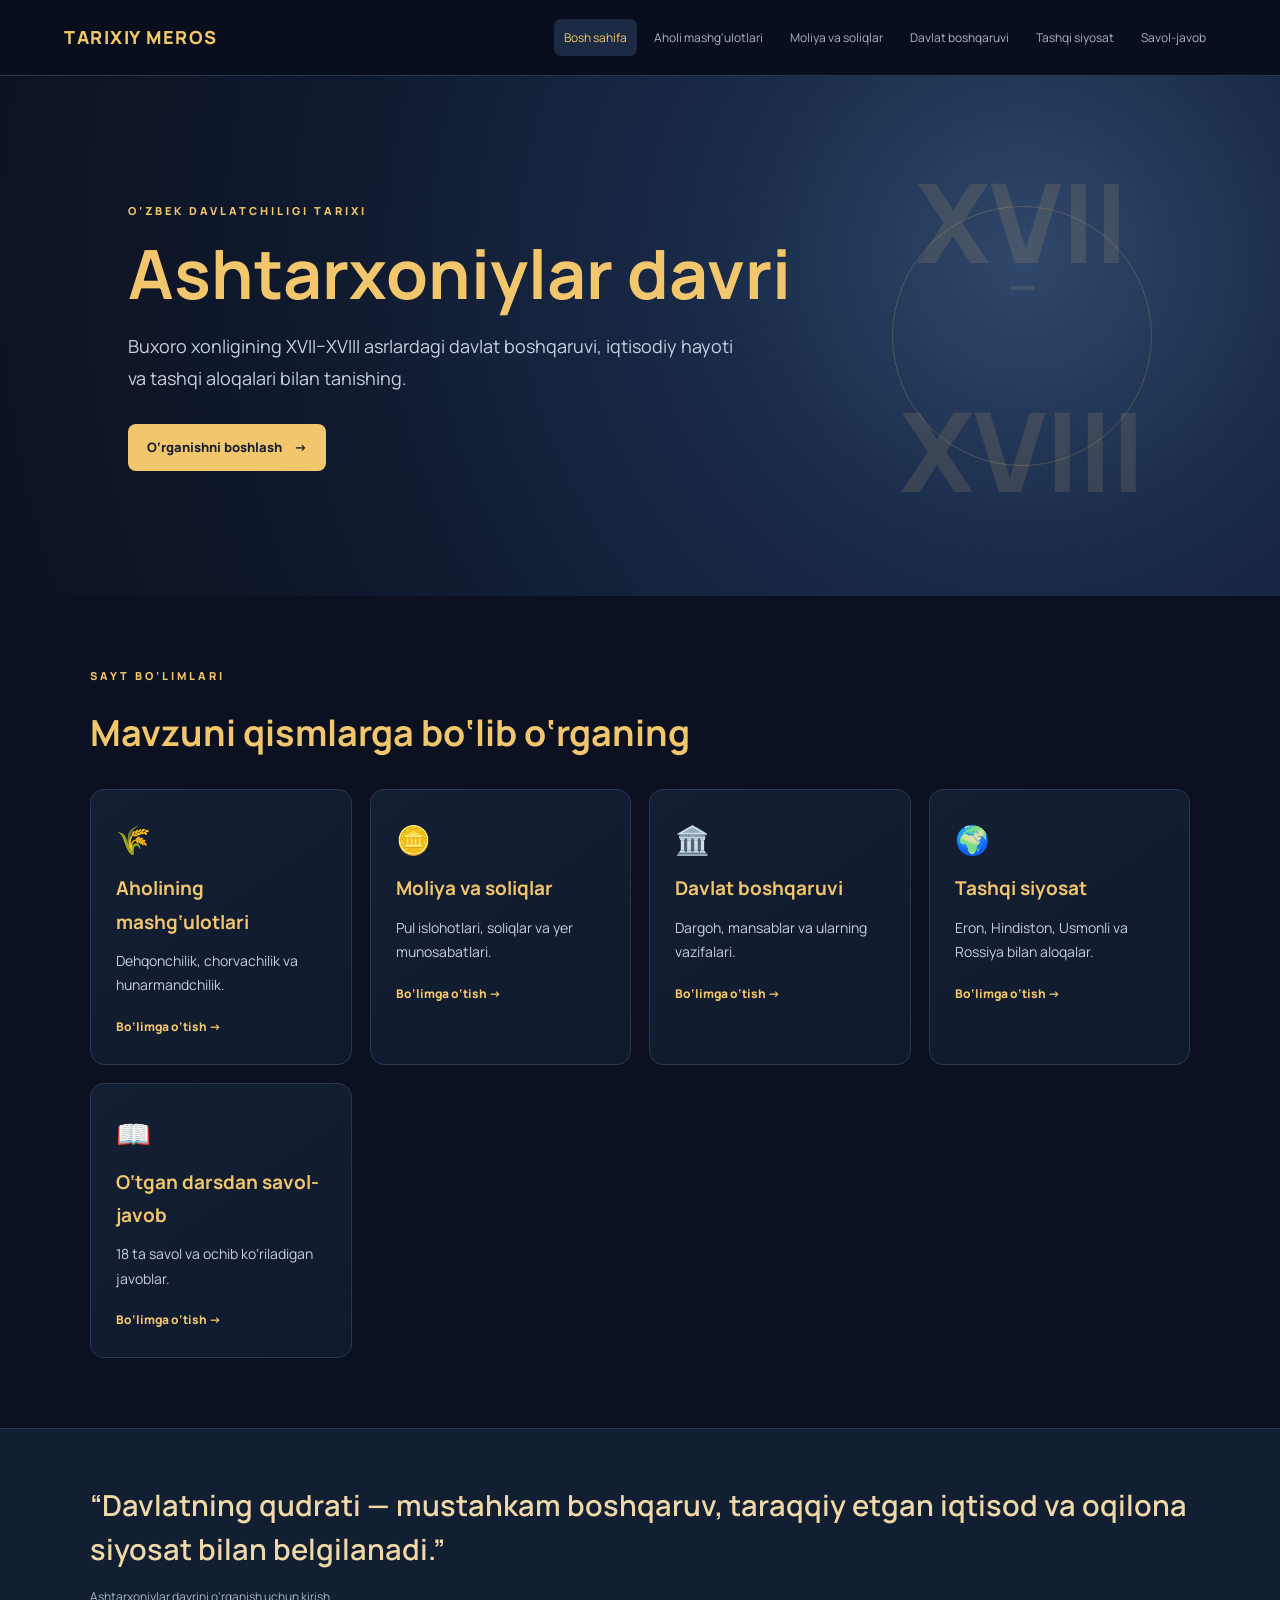
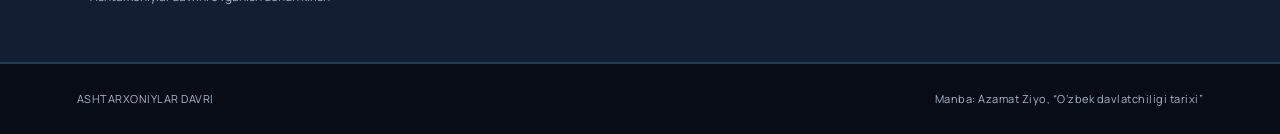
<file: index.html>
<!DOCTYPE html>
<html lang="uz">
<head>
  <meta charset="UTF-8">
  <meta name="viewport" content="width=device-width, initial-scale=1.0">
  <title>Ashtarxoniylar davri | Bosh sahifa</title>
  <link rel="stylesheet" href="style.css">
  <script src="script.js" defer></script>
</head>
<body>
<header class="site-header">
  <a class="brand" href="index.html">TARIXIY MEROS</a>
  <button class="menu-toggle" aria-label="Menyuni ochish">☰</button>
  <nav class="nav">
    <a class="active" href="index.html">Bosh sahifa</a>
    <a href="mashgulotlar.html">Aholi mashg‘ulotlari</a>
    <a href="islohotlar.html">Moliya va soliqlar</a>
    <a href="boshqaruv.html">Davlat boshqaruvi</a>
    <a href="tashqi-siyosat.html">Tashqi siyosat</a>
    <a href="savol-javob.html">Savol-javob</a>
  </nav>
</header>
<main>
  <section class="hero">
    <div class="hero-content">
      <p class="eyebrow">O‘ZBEK DAVLATCHILIGI TARIXI</p>
      <h1>Ashtarxoniylar davri</h1>
      <p class="hero-lead">Buxoro xonligining XVII–XVIII asrlardagi davlat boshqaruvi, iqtisodiy hayoti va tashqi aloqalari bilan tanishing.</p>
      <a class="primary-link" href="mashgulotlar.html">O‘rganishni boshlash <span>→</span></a>
    </div>
    <div class="hero-mark">XVII<br><span>—</span><br>XVIII</div>
  </section>
  <section class="content narrow">
    <p class="eyebrow">SAYT BO‘LIMLARI</p>
    <h2 class="section-title">Mavzuni qismlarga bo‘lib o‘rganing</h2>
    <div class="cards">
      <a class="card card-link" href="mashgulotlar.html"><span class="card-icon">🌾</span><h3>Aholining mashg‘ulotlari</h3><p>Dehqonchilik, chorvachilik va hunarmandchilik.</p><span class="read-more">Bo‘limga o‘tish →</span></a>
      <a class="card card-link" href="islohotlar.html"><span class="card-icon">🪙</span><h3>Moliya va soliqlar</h3><p>Pul islohotlari, soliqlar va yer munosabatlari.</p><span class="read-more">Bo‘limga o‘tish →</span></a>
      <a class="card card-link" href="boshqaruv.html"><span class="card-icon">🏛️</span><h3>Davlat boshqaruvi</h3><p>Dargoh, mansablar va ularning vazifalari.</p><span class="read-more">Bo‘limga o‘tish →</span></a>
      <a class="card card-link" href="tashqi-siyosat.html"><span class="card-icon">🌍</span><h3>Tashqi siyosat</h3><p>Eron, Hindiston, Usmonli va Rossiya bilan aloqalar.</p><span class="read-more">Bo‘limga o‘tish →</span></a>
      <a class="card card-link" href="savol-javob.html"><span class="card-icon">📖</span><h3>O‘tgan darsdan savol-javob</h3><p>18 ta savol va ochib ko‘riladigan javoblar.</p><span class="read-more">Bo‘limga o‘tish →</span></a>
    </div>
  </section>
  <section class="quote-band">
    <div class="narrow"><p>“Davlatning qudrati — mustahkam boshqaruv, taraqqiy etgan iqtisod va oqilona siyosat bilan belgilanadi.”</p><span>Ashtarxoniylar davrini o‘rganish uchun kirish</span></div>
  </section>
</main>
<footer><span>ASHTARXONIYLAR DAVRI</span><span>Manba: Azamat Ziyo, “O‘zbek davlatchiligi tarixi”</span></footer>
</body>
</html>
</file>
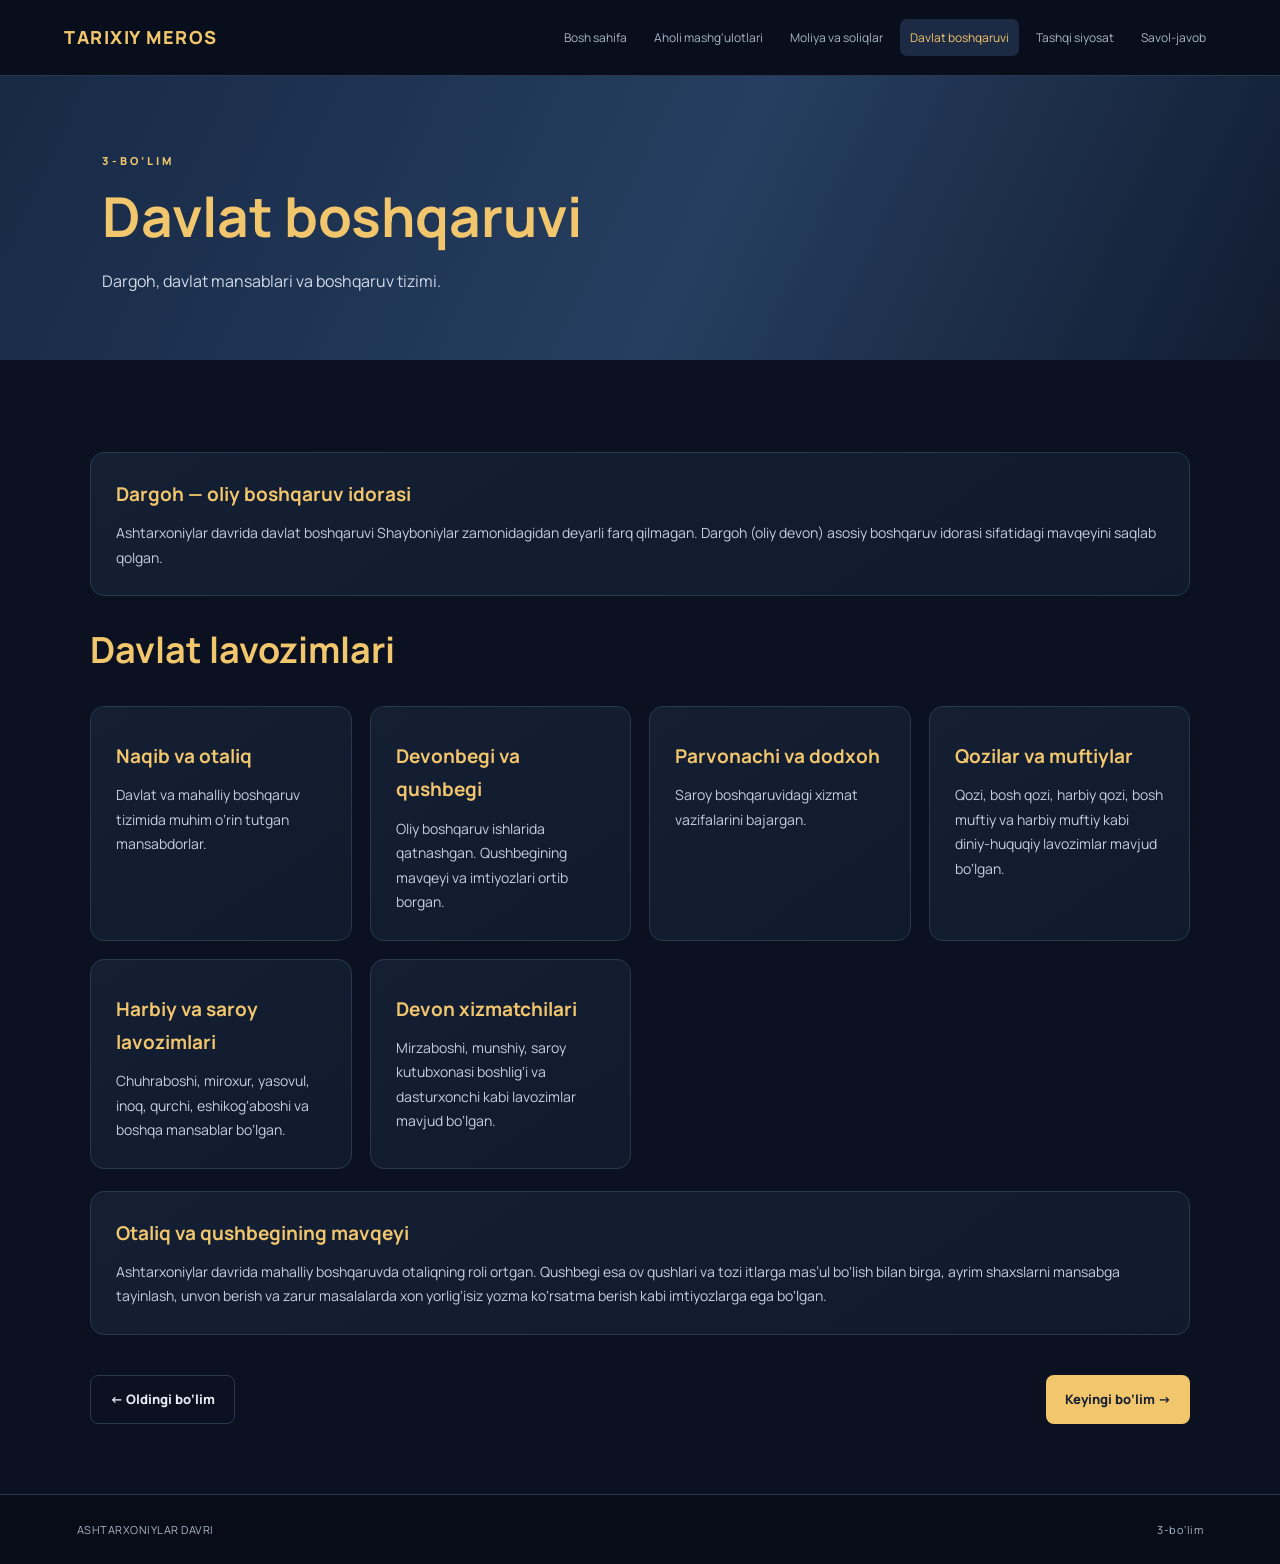
<file: boshqaruv.html>
<!DOCTYPE html>
<html lang="uz"><head><meta charset="UTF-8"><meta name="viewport" content="width=device-width, initial-scale=1.0"><title>Davlat boshqaruvi</title><link rel="stylesheet" href="style.css"><script src="script.js" defer></script></head>
<body>
<header class="site-header"><a class="brand" href="index.html">TARIXIY MEROS</a><button class="menu-toggle" aria-label="Menyuni ochish">☰</button><nav class="nav"><a href="index.html">Bosh sahifa</a><a href="mashgulotlar.html">Aholi mashg‘ulotlari</a><a href="islohotlar.html">Moliya va soliqlar</a><a class="active" href="boshqaruv.html">Davlat boshqaruvi</a><a href="tashqi-siyosat.html">Tashqi siyosat</a><a href="savol-javob.html">Savol-javob</a></nav></header>
<main><section class="page-hero"><p class="eyebrow">3-BO‘LIM</p><h1>Davlat boshqaruvi</h1><p>Dargoh, davlat mansablari va boshqaruv tizimi.</p></section>
<section class="content narrow"><div class="info-panel"><h2>Dargoh — oliy boshqaruv idorasi</h2><p>Ashtarxoniylar davrida davlat boshqaruvi Shayboniylar zamonidagidan deyarli farq qilmagan. Dargoh (oliy devon) asosiy boshqaruv idorasi sifatidagi mavqeyini saqlab qolgan.</p></div>
<h2 class="section-title">Davlat lavozimlari</h2><div class="cards">
<article class="card"><h3>Naqib va otaliq</h3><p>Davlat va mahalliy boshqaruv tizimida muhim o‘rin tutgan mansabdorlar.</p></article>
<article class="card"><h3>Devonbegi va qushbegi</h3><p>Oliy boshqaruv ishlarida qatnashgan. Qushbegining mavqeyi va imtiyozlari ortib borgan.</p></article>
<article class="card"><h3>Parvonachi va dodxoh</h3><p>Saroy boshqaruvidagi xizmat vazifalarini bajargan.</p></article>
<article class="card"><h3>Qozilar va muftiylar</h3><p>Qozi, bosh qozi, harbiy qozi, bosh muftiy va harbiy muftiy kabi diniy-huquqiy lavozimlar mavjud bo‘lgan.</p></article>
<article class="card"><h3>Harbiy va saroy lavozimlari</h3><p>Chuhraboshi, miroxur, yasovul, inoq, qurchi, eshikog‘aboshi va boshqa mansablar bo‘lgan.</p></article>
<article class="card"><h3>Devon xizmatchilari</h3><p>Mirzaboshi, munshiy, saroy kutubxonasi boshlig‘i va dasturxonchi kabi lavozimlar mavjud bo‘lgan.</p></article>
</div>
<div class="info-panel"><h2>Otaliq va qushbegining mavqeyi</h2><p>Ashtarxoniylar davrida mahalliy boshqaruvda otaliqning roli ortgan. Qushbegi esa ov qushlari va tozi itlarga mas’ul bo‘lish bilan birga, ayrim shaxslarni mansabga tayinlash, unvon berish va zarur masalalarda xon yorlig‘isiz yozma ko‘rsatma berish kabi imtiyozlarga ega bo‘lgan.</p></div>
<div class="page-actions"><a class="secondary-link" href="islohotlar.html">← Oldingi bo‘lim</a><a class="primary-link" href="tashqi-siyosat.html">Keyingi bo‘lim →</a></div></section></main>
<footer><span>ASHTARXONIYLAR DAVRI</span><span>3-bo‘lim</span></footer></body></html>
</file>
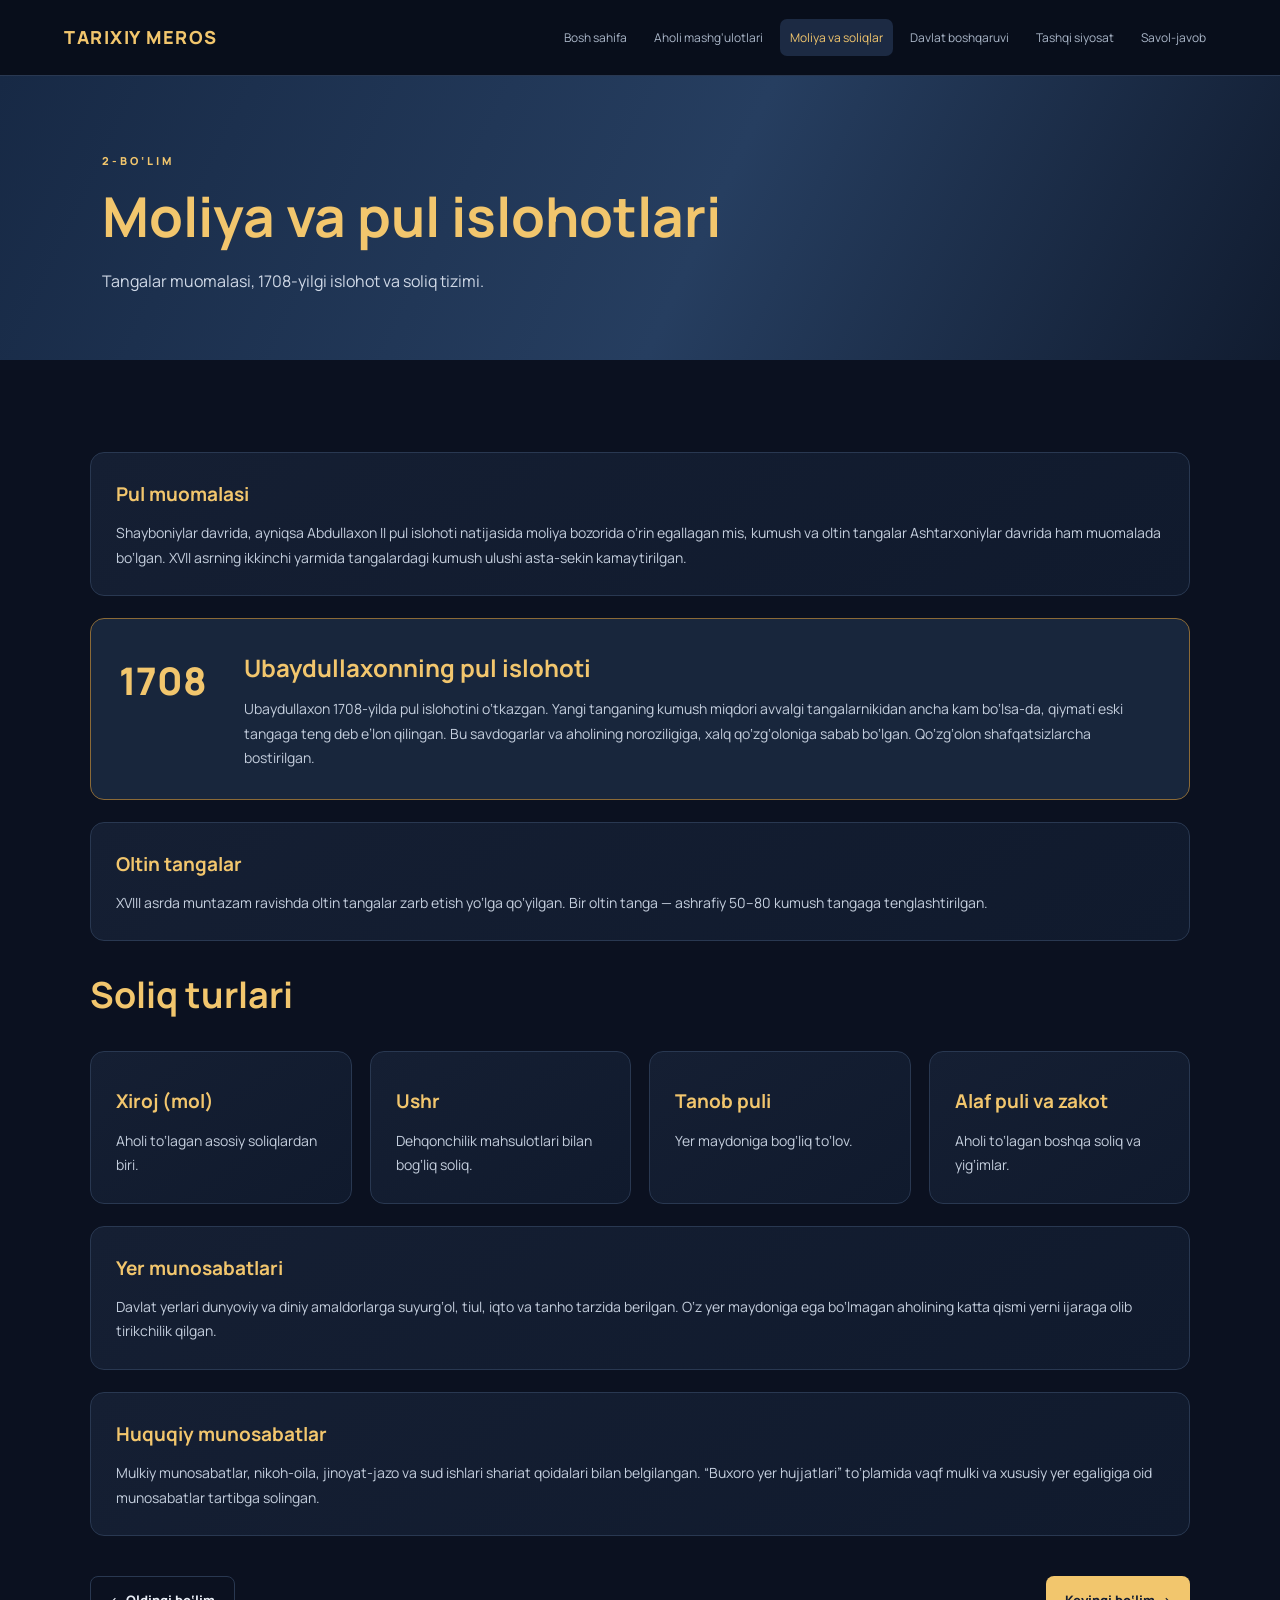
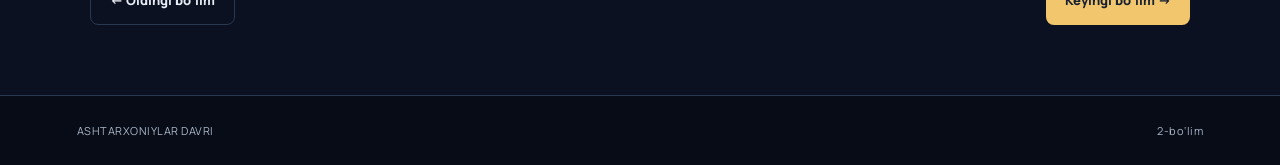
<file: islohotlar.html>
<!DOCTYPE html>
<html lang="uz"><head><meta charset="UTF-8"><meta name="viewport" content="width=device-width, initial-scale=1.0"><title>Moliya va soliqlar</title><link rel="stylesheet" href="style.css"><script src="script.js" defer></script></head>
<body>
<header class="site-header"><a class="brand" href="index.html">TARIXIY MEROS</a><button class="menu-toggle" aria-label="Menyuni ochish">☰</button><nav class="nav"><a href="index.html">Bosh sahifa</a><a href="mashgulotlar.html">Aholi mashg‘ulotlari</a><a class="active" href="islohotlar.html">Moliya va soliqlar</a><a href="boshqaruv.html">Davlat boshqaruvi</a><a href="tashqi-siyosat.html">Tashqi siyosat</a><a href="savol-javob.html">Savol-javob</a></nav></header>
<main><section class="page-hero"><p class="eyebrow">2-BO‘LIM</p><h1>Moliya va pul islohotlari</h1><p>Tangalar muomalasi, 1708-yilgi islohot va soliq tizimi.</p></section>
<section class="content narrow"><div class="info-panel"><h2>Pul muomalasi</h2><p>Shayboniylar davrida, ayniqsa Abdullaxon II pul islohoti natijasida moliya bozorida o‘rin egallagan mis, kumush va oltin tangalar Ashtarxoniylar davrida ham muomalada bo‘lgan. XVII asrning ikkinchi yarmida tangalardagi kumush ulushi asta-sekin kamaytirilgan.</p></div>
<div class="year-card"><span class="year">1708</span><div><h2>Ubaydullaxonning pul islohoti</h2><p>Ubaydullaxon 1708-yilda pul islohotini o‘tkazgan. Yangi tanganing kumush miqdori avvalgi tangalarnikidan ancha kam bo‘lsa-da, qiymati eski tangaga teng deb e’lon qilingan. Bu savdogarlar va aholining noroziligiga, xalq qo‘zg‘oloniga sabab bo‘lgan. Qo‘zg‘olon shafqatsizlarcha bostirilgan.</p></div></div>
<div class="info-panel"><h2>Oltin tangalar</h2><p>XVIII asrda muntazam ravishda oltin tangalar zarb etish yo‘lga qo‘yilgan. Bir oltin tanga — ashrafiy 50–80 kumush tangaga tenglashtirilgan.</p></div>
<h2 class="section-title">Soliq turlari</h2><div class="cards">
<article class="card"><h3>Xiroj (mol)</h3><p>Aholi to‘lagan asosiy soliqlardan biri.</p></article>
<article class="card"><h3>Ushr</h3><p>Dehqonchilik mahsulotlari bilan bog‘liq soliq.</p></article>
<article class="card"><h3>Tanob puli</h3><p>Yer maydoniga bog‘liq to‘lov.</p></article>
<article class="card"><h3>Alaf puli va zakot</h3><p>Aholi to‘lagan boshqa soliq va yig‘imlar.</p></article></div>
<div class="info-panel"><h2>Yer munosabatlari</h2><p>Davlat yerlari dunyoviy va diniy amaldorlarga suyurg‘ol, tiul, iqto va tanho tarzida berilgan. O‘z yer maydoniga ega bo‘lmagan aholining katta qismi yerni ijaraga olib tirikchilik qilgan.</p></div>
<div class="info-panel"><h2>Huquqiy munosabatlar</h2><p>Mulkiy munosabatlar, nikoh-oila, jinoyat-jazo va sud ishlari shariat qoidalari bilan belgilangan. “Buxoro yer hujjatlari” to‘plamida vaqf mulki va xususiy yer egaligiga oid munosabatlar tartibga solingan.</p></div>
<div class="page-actions"><a class="secondary-link" href="mashgulotlar.html">← Oldingi bo‘lim</a><a class="primary-link" href="boshqaruv.html">Keyingi bo‘lim →</a></div></section></main>
<footer><span>ASHTARXONIYLAR DAVRI</span><span>2-bo‘lim</span></footer></body></html>
</file>
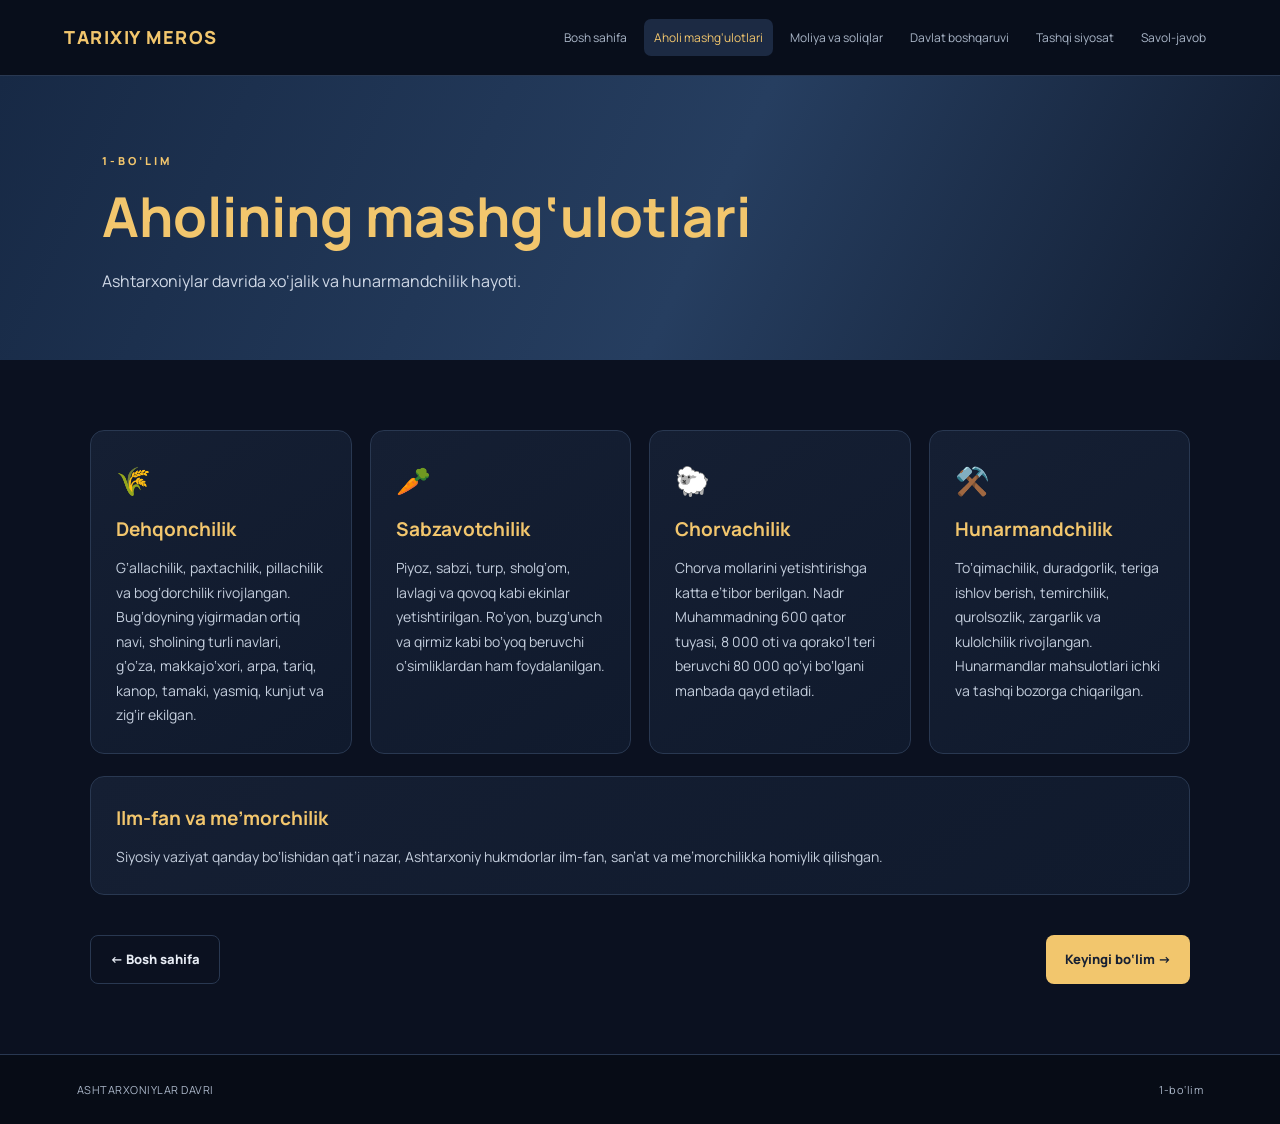
<file: mashgulotlar.html>
<!DOCTYPE html>
<html lang="uz"><head><meta charset="UTF-8"><meta name="viewport" content="width=device-width, initial-scale=1.0"><title>Aholining mashg‘ulotlari</title><link rel="stylesheet" href="style.css"><script src="script.js" defer></script></head>
<body>
<header class="site-header"><a class="brand" href="index.html">TARIXIY MEROS</a><button class="menu-toggle" aria-label="Menyuni ochish">☰</button><nav class="nav"><a href="index.html">Bosh sahifa</a><a class="active" href="mashgulotlar.html">Aholi mashg‘ulotlari</a><a href="islohotlar.html">Moliya va soliqlar</a><a href="boshqaruv.html">Davlat boshqaruvi</a><a href="tashqi-siyosat.html">Tashqi siyosat</a><a href="savol-javob.html">Savol-javob</a></nav></header>
<main><section class="page-hero"><p class="eyebrow">1-BO‘LIM</p><h1>Aholining mashg‘ulotlari</h1><p>Ashtarxoniylar davrida xo‘jalik va hunarmandchilik hayoti.</p></section>
<section class="content narrow"><div class="cards">
<article class="card"><span class="card-icon">🌾</span><h2>Dehqonchilik</h2><p>G‘allachilik, paxtachilik, pillachilik va bog‘dorchilik rivojlangan. Bug‘doyning yigirmadan ortiq navi, sholining turli navlari, g‘o‘za, makkajo‘xori, arpa, tariq, kanop, tamaki, yasmiq, kunjut va zig‘ir ekilgan.</p></article>
<article class="card"><span class="card-icon">🥕</span><h2>Sabzavotchilik</h2><p>Piyoz, sabzi, turp, sholg‘om, lavlagi va qovoq kabi ekinlar yetishtirilgan. Ro‘yon, buzg‘unch va qirmiz kabi bo‘yoq beruvchi o‘simliklardan ham foydalanilgan.</p></article>
<article class="card"><span class="card-icon">🐑</span><h2>Chorvachilik</h2><p>Chorva mollarini yetishtirishga katta e’tibor berilgan. Nadr Muhammadning 600 qator tuyasi, 8 000 oti va qorako‘l teri beruvchi 80 000 qo‘yi bo‘lgani manbada qayd etiladi.</p></article>
<article class="card"><span class="card-icon">⚒️</span><h2>Hunarmandchilik</h2><p>To‘qimachilik, duradgorlik, teriga ishlov berish, temirchilik, qurolsozlik, zargarlik va kulolchilik rivojlangan. Hunarmandlar mahsulotlari ichki va tashqi bozorga chiqarilgan.</p></article>
</div>
<div class="info-panel"><h2>Ilm-fan va me’morchilik</h2><p>Siyosiy vaziyat qanday bo‘lishidan qat’i nazar, Ashtarxoniy hukmdorlar ilm-fan, san’at va me’morchilikka homiylik qilishgan.</p></div>
<div class="page-actions"><a class="secondary-link" href="index.html">← Bosh sahifa</a><a class="primary-link" href="islohotlar.html">Keyingi bo‘lim →</a></div></section></main>
<footer><span>ASHTARXONIYLAR DAVRI</span><span>1-bo‘lim</span></footer></body></html>
</file>
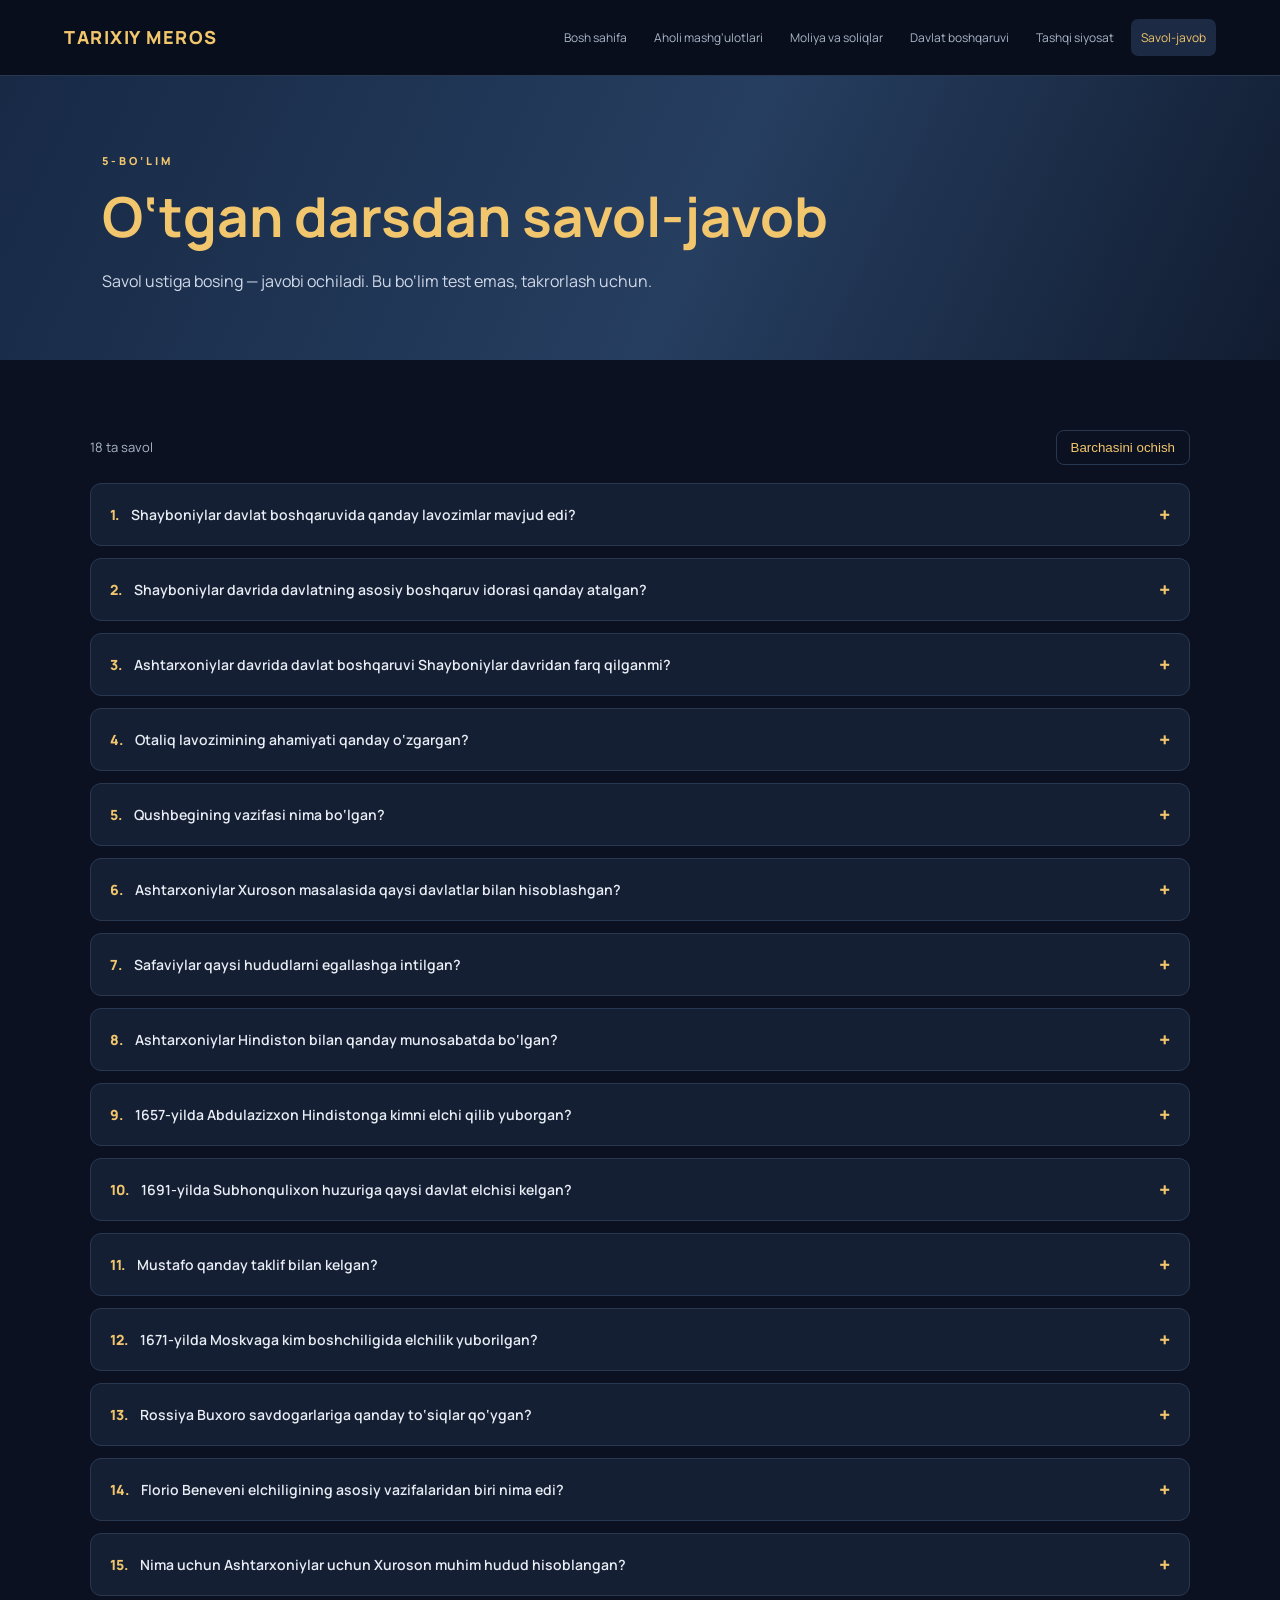
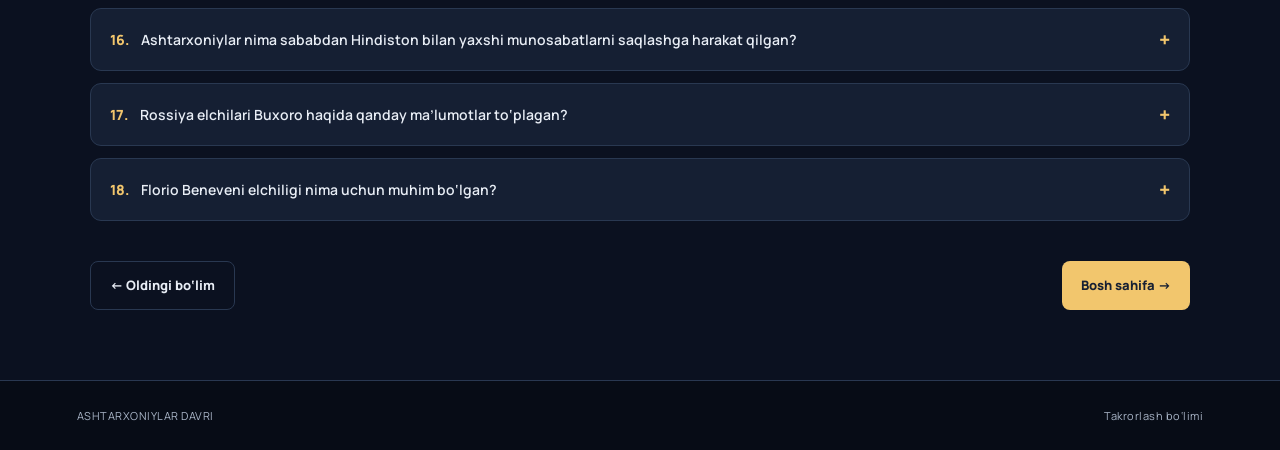
<file: savol-javob.html>
<!DOCTYPE html>
<html lang="uz"><head><meta charset="UTF-8"><meta name="viewport" content="width=device-width, initial-scale=1.0"><title>O‘tgan darsdan savol-javob</title><link rel="stylesheet" href="style.css"><script src="script.js" defer></script></head>
<body>
<header class="site-header"><a class="brand" href="index.html">TARIXIY MEROS</a><button class="menu-toggle" aria-label="Menyuni ochish">☰</button><nav class="nav"><a href="index.html">Bosh sahifa</a><a href="mashgulotlar.html">Aholi mashg‘ulotlari</a><a href="islohotlar.html">Moliya va soliqlar</a><a href="boshqaruv.html">Davlat boshqaruvi</a><a href="tashqi-siyosat.html">Tashqi siyosat</a><a class="active" href="savol-javob.html">Savol-javob</a></nav></header>
<main><section class="page-hero"><p class="eyebrow">5-BO‘LIM</p><h1>O‘tgan darsdan savol-javob</h1><p>Savol ustiga bosing — javobi ochiladi. Bu bo‘lim test emas, takrorlash uchun.</p></section>
<section class="content narrow"><div class="qa-toolbar"><span id="qa-count">18 ta savol</span><button class="secondary-button" id="toggle-all">Barchasini ochish</button></div><div id="qa-container"></div>
<div class="page-actions"><a class="secondary-link" href="tashqi-siyosat.html">← Oldingi bo‘lim</a><a class="primary-link" href="index.html">Bosh sahifa →</a></div></section></main>
<footer><span>ASHTARXONIYLAR DAVRI</span><span>Takrorlash bo‘limi</span></footer>
<script>
const questions = [
["Shayboniylar davlat boshqaruvida qanday lavozimlar mavjud edi?","Otaliq, devonbegi, qushbegi, parvonachi, dodxoh, naqib, qozi, shayxulislom va boshqa lavozimlar mavjud edi."],
["Shayboniylar davrida davlatning asosiy boshqaruv idorasi qanday atalgan?","Dargoh yoki oliy devon deb atalgan."],
["Ashtarxoniylar davrida davlat boshqaruvi Shayboniylar davridan farq qilganmi?","Deyarli farq qilmagan. Dargoh asosiy boshqaruv idorasi bo‘lib qolgan."],
["Otaliq lavozimining ahamiyati qanday o‘zgargan?","Otaliqning mahalliy boshqaruvdagi ahamiyati ortgan."],
["Qushbegining vazifasi nima bo‘lgan?","Xonning ov qushlari va tozi itlariga mas’ul bo‘lgan. Keyinchalik mansabga tayinlash, unvon berish va yozma ko‘rsatmalar berish kabi imtiyozlarga ham ega bo‘lgan."],
["Ashtarxoniylar Xuroson masalasida qaysi davlatlar bilan hisoblashgan?","Eron (Safaviylar) va Hindiston (Boburiylar) bilan."],
["Safaviylar qaysi hududlarni egallashga intilgan?","Xurosonni egallagach, Balx va Buxoroni ham egallashga intilgan."],
["Ashtarxoniylar Hindiston bilan qanday munosabatda bo‘lgan?","Do‘stona diplomatik va elchilik aloqalarini olib borgan."],
["1657-yilda Abdulazizxon Hindistonga kimni elchi qilib yuborgan?","Naqshbandiya tariqati vakilini."],
["1691-yilda Subhonqulixon huzuriga qaysi davlat elchisi kelgan?","Usmonli sultoni Ahmad II ning elchisi Mustafo kelgan."],
["Mustafo qanday taklif bilan kelgan?","Eronga qarshi birgalikda kurashish taklifini olib kelgan."],
["1671-yilda Moskvaga kim boshchiligida elchilik yuborilgan?","Mulla Farrux boshchiligida."],
["Rossiya Buxoro savdogarlariga qanday to‘siqlar qo‘ygan?","Metall va undan yasalgan buyumlar kabi ayrim tovarlarni Rossiyadan olib chiqishni taqiqlagan."],
["Florio Beneveni elchiligining asosiy vazifalaridan biri nima edi?","Buxoro oltini qayerdan va qancha miqdorda olinishini aniqlash hamda xonlikning harbiy va siyosiy holatini o‘rganish."],
["Nima uchun Ashtarxoniylar uchun Xuroson muhim hudud hisoblangan?","Chunki Xuroson iqtisodiy va strategik jihatdan muhim bo‘lgan. Uni egallash Buxoro xonligining siyosiy qudratini oshirishi mumkin edi."],
["Ashtarxoniylar nima sababdan Hindiston bilan yaxshi munosabatlarni saqlashga harakat qilgan?","Savdo va diplomatik aloqalarni rivojlantirish hamda Safaviylarga qarshi siyosiy ittifoq tuzish imkoniyati uchun."],
["Rossiya elchilari Buxoro haqida qanday ma’lumotlar to‘plagan?","Xonlik hududi, karvon yo‘llari, shaharlari, iqtisodiyoti, aholisi va harbiy holati haqida."],
["Florio Beneveni elchiligi nima uchun muhim bo‘lgan?","Chunki u savdo aloqalaridan tashqari Rossiyaning siyosiy, harbiy va iqtisodiy manfaatlarini ham ko‘zlagan."]
];
const container = document.getElementById("qa-container");
questions.forEach((item, index) => {
  const box = document.createElement("article");
  box.className = "qa-item";
  const button = document.createElement("button");
  button.className = "qa-question";
  button.innerHTML = `<span class="qa-number">${index+1}.</span><span class="qa-text"></span><span class="qa-arrow">+</span>`;
  button.querySelector(".qa-text").textContent = item[0];
  const answer = document.createElement("div");
  answer.className = "qa-answer";
  answer.textContent = "Javob: " + item[1];
  button.addEventListener("click", () => {
    box.classList.toggle("open");
    button.querySelector(".qa-arrow").textContent = box.classList.contains("open") ? "−" : "+";
  });
  box.append(button, answer);
  container.append(box);
});
document.getElementById("toggle-all").addEventListener("click", function() {
  const boxes = [...document.querySelectorAll(".qa-item")];
  const shouldOpen = boxes.some(box => !box.classList.contains("open"));
  boxes.forEach(box => {
    box.classList.toggle("open", shouldOpen);
    box.querySelector(".qa-arrow").textContent = shouldOpen ? "−" : "+";
  });
  this.textContent = shouldOpen ? "Barchasini yopish" : "Barchasini ochish";
});
</script></body></html>
</file>
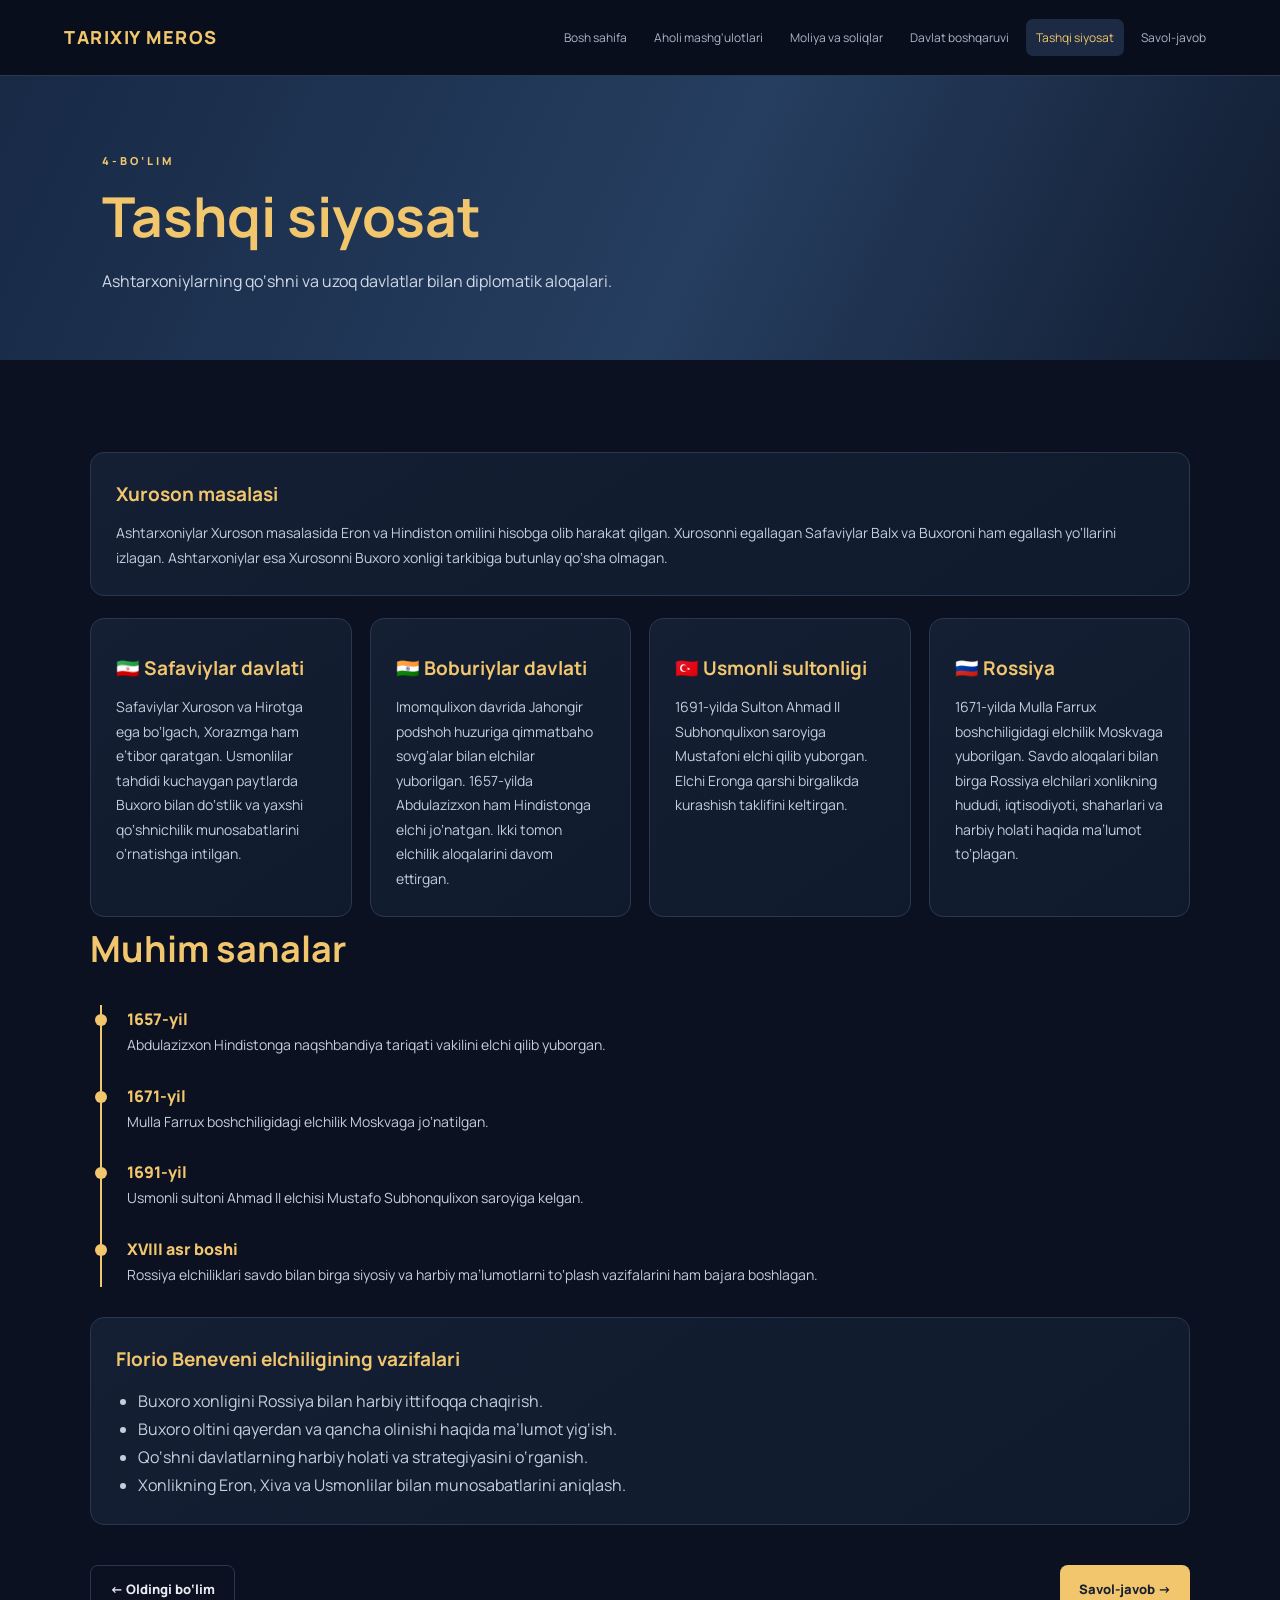
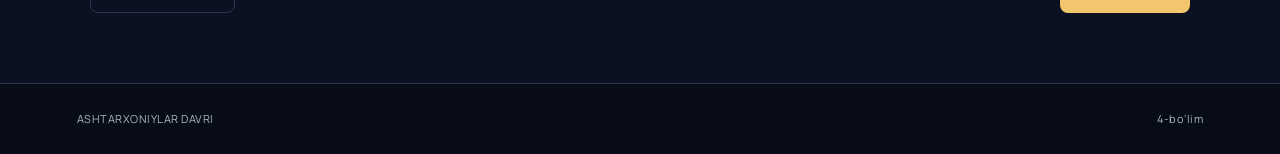
<file: tashqi-siyosat.html>
<!DOCTYPE html>
<html lang="uz"><head><meta charset="UTF-8"><meta name="viewport" content="width=device-width, initial-scale=1.0"><title>Tashqi siyosat</title><link rel="stylesheet" href="style.css"><script src="script.js" defer></script></head>
<body>
<header class="site-header"><a class="brand" href="index.html">TARIXIY MEROS</a><button class="menu-toggle" aria-label="Menyuni ochish">☰</button><nav class="nav"><a href="index.html">Bosh sahifa</a><a href="mashgulotlar.html">Aholi mashg‘ulotlari</a><a href="islohotlar.html">Moliya va soliqlar</a><a href="boshqaruv.html">Davlat boshqaruvi</a><a class="active" href="tashqi-siyosat.html">Tashqi siyosat</a><a href="savol-javob.html">Savol-javob</a></nav></header>
<main><section class="page-hero"><p class="eyebrow">4-BO‘LIM</p><h1>Tashqi siyosat</h1><p>Ashtarxoniylarning qo‘shni va uzoq davlatlar bilan diplomatik aloqalari.</p></section>
<section class="content narrow"><div class="info-panel"><h2>Xuroson masalasi</h2><p>Ashtarxoniylar Xuroson masalasida Eron va Hindiston omilini hisobga olib harakat qilgan. Xurosonni egallagan Safaviylar Balx va Buxoroni ham egallash yo‘llarini izlagan. Ashtarxoniylar esa Xurosonni Buxoro xonligi tarkibiga butunlay qo‘sha olmagan.</p></div>
<div class="cards">
<article class="card"><h3>🇮🇷 Safaviylar davlati</h3><p>Safaviylar Xuroson va Hirotga ega bo‘lgach, Xorazmga ham e’tibor qaratgan. Usmonlilar tahdidi kuchaygan paytlarda Buxoro bilan do‘stlik va yaxshi qo‘shnichilik munosabatlarini o‘rnatishga intilgan.</p></article>
<article class="card"><h3>🇮🇳 Boburiylar davlati</h3><p>Imomqulixon davrida Jahongir podshoh huzuriga qimmatbaho sovg‘alar bilan elchilar yuborilgan. 1657-yilda Abdulazizxon ham Hindistonga elchi jo‘natgan. Ikki tomon elchilik aloqalarini davom ettirgan.</p></article>
<article class="card"><h3>🇹🇷 Usmonli sultonligi</h3><p>1691-yilda Sulton Ahmad II Subhonqulixon saroyiga Mustafoni elchi qilib yuborgan. Elchi Eronga qarshi birgalikda kurashish taklifini keltirgan.</p></article>
<article class="card"><h3>🇷🇺 Rossiya</h3><p>1671-yilda Mulla Farrux boshchiligidagi elchilik Moskvaga yuborilgan. Savdo aloqalari bilan birga Rossiya elchilari xonlikning hududi, iqtisodiyoti, shaharlari va harbiy holati haqida ma’lumot to‘plagan.</p></article>
</div>
<h2 class="section-title">Muhim sanalar</h2><div class="timeline">
<div class="timeline-item"><span class="year-small">1657-yil</span><p>Abdulazizxon Hindistonga naqshbandiya tariqati vakilini elchi qilib yuborgan.</p></div>
<div class="timeline-item"><span class="year-small">1671-yil</span><p>Mulla Farrux boshchiligidagi elchilik Moskvaga jo‘natilgan.</p></div>
<div class="timeline-item"><span class="year-small">1691-yil</span><p>Usmonli sultoni Ahmad II elchisi Mustafo Subhonqulixon saroyiga kelgan.</p></div>
<div class="timeline-item"><span class="year-small">XVIII asr boshi</span><p>Rossiya elchiliklari savdo bilan birga siyosiy va harbiy ma’lumotlarni to‘plash vazifalarini ham bajara boshlagan.</p></div>
</div>
<div class="info-panel"><h2>Florio Beneveni elchiligining vazifalari</h2><ul><li>Buxoro xonligini Rossiya bilan harbiy ittifoqqa chaqirish.</li><li>Buxoro oltini qayerdan va qancha olinishi haqida ma’lumot yig‘ish.</li><li>Qo‘shni davlatlarning harbiy holati va strategiyasini o‘rganish.</li><li>Xonlikning Eron, Xiva va Usmonlilar bilan munosabatlarini aniqlash.</li></ul></div>
<div class="page-actions"><a class="secondary-link" href="boshqaruv.html">← Oldingi bo‘lim</a><a class="primary-link" href="savol-javob.html">Savol-javob →</a></div></section></main>
<footer><span>ASHTARXONIYLAR DAVRI</span><span>4-bo‘lim</span></footer></body></html>
</file>
<file: style.css>
@import url('https://fonts.googleapis.com/css2?family=Manrope:wght@400;500;600;700;800&display=swap');
:root{--bg:#0b1120;--panel:#151f33;--panel2:#101a2d;--line:#293851;--gold:#f2c66d;--text:#e8edf5;--muted:#aab6c8}
*{box-sizing:border-box;margin:0;padding:0}
html{scroll-behavior:smooth}
body{font-family:Manrope,'Segoe UI',sans-serif;background:var(--bg);color:var(--text);line-height:1.75}
a{color:inherit;text-decoration:none}
.site-header{min-height:76px;padding:14px 5%;display:flex;align-items:center;justify-content:space-between;gap:20px;background:#080e1b;border-bottom:1px solid var(--line);position:relative;z-index:5}
.brand{font-size:18px;font-weight:800;letter-spacing:1.5px;color:var(--gold);white-space:nowrap}
.nav{display:flex;align-items:center;justify-content:flex-end;gap:7px;flex-wrap:wrap}
.nav a{font-size:12px;color:var(--muted);padding:8px 10px;border-radius:7px;transition:.2s}
.nav a:hover,.nav a.active{background:#1c2a43;color:var(--gold)}
.menu-toggle{display:none;background:transparent;color:var(--gold);border:1px solid var(--line);font-size:22px;padding:5px 12px}
.hero{min-height:520px;padding:80px 10%;display:flex;align-items:center;justify-content:space-between;gap:30px;background:radial-gradient(circle at 80% 35%,#30486b 0,#192b49 28%,#101a2e 65%,#0b1120 100%);overflow:hidden}
.hero-content{max-width:680px}
.eyebrow{color:var(--gold);font-size:11px;font-weight:800;letter-spacing:3px;margin-bottom:16px}
.hero h1,.page-hero h1{font-size:clamp(38px,6vw,68px);line-height:1.1;color:var(--gold);margin-bottom:20px}
.hero-lead{font-size:18px;color:#c6d0df;max-width:620px;margin-bottom:30px}
.hero-mark{font-size:clamp(55px,9vw,110px);font-weight:800;line-height:.9;color:#f2c66d22;text-align:center;border:1px solid #f2c66d33;border-radius:50%;width:260px;height:260px;display:grid;place-content:center;flex-shrink:0}
.hero-mark span{font-size:35px;text-align:center}
.primary-link,.secondary-link{display:inline-flex;align-items:center;gap:12px;padding:12px 19px;border-radius:8px;font-weight:800;font-size:13px}
.primary-link{background:var(--gold);color:#172033}
.primary-link:hover{background:#ffda91}
.secondary-link{border:1px solid var(--line);color:var(--text)}
.content{padding:70px 0}
.narrow{width:min(1100px,88%);margin:auto}
.section-title{font-size:clamp(25px,4vw,36px);color:var(--gold);margin-bottom:25px}
.cards{display:grid;grid-template-columns:repeat(auto-fit,minmax(230px,1fr));gap:18px}
.card,.info-panel,.task{background:linear-gradient(145deg,var(--panel),var(--panel2));border:1px solid var(--line);border-radius:14px;padding:25px}
.card{transition:transform .25s,border-color .25s}
.card:hover{transform:translateY(-5px);border-color:#b78c48}
.card h2,.card h3,.info-panel h2{color:var(--gold);font-size:19px;margin:8px 0 10px}
.card p,.info-panel p,.task p{color:#c4cedd;font-size:14px}
.card-icon{font-size:28px}
.card-link{display:block}
.read-more{display:inline-block;margin-top:18px;color:var(--gold);font-size:12px;font-weight:800}
.quote-band{padding:55px 0;background:#121e32;border-top:1px solid var(--line);border-bottom:1px solid var(--line)}
.quote-band p{font-size:clamp(20px,3vw,29px);color:#f0d8a7;font-weight:600;line-height:1.5}
.quote-band span{display:block;color:var(--muted);font-size:12px;margin-top:15px}
.page-hero{padding:75px 8% 65px;background:linear-gradient(115deg,#172945,#263e60 55%,#111c30)}
.page-hero h1{font-size:clamp(36px,5vw,55px)}
.page-hero>p:last-child{color:#d0d9e7;font-size:16px}
.info-panel{margin:22px 0}
.info-panel h2{margin-top:0}
.info-panel ul{padding-left:22px;color:#c4cedd}
.year-card{display:flex;align-items:flex-start;gap:25px;padding:28px;background:#18263c;border:1px solid #8b6a37;border-radius:14px;margin:22px 0}
.year{font-size:38px;font-weight:800;color:var(--gold);min-width:100px}
.year-card h2{color:var(--gold);margin-bottom:8px}
.year-card p{color:#c4cedd;font-size:14px}
.timeline{border-left:2px solid var(--gold);margin:10px 0 30px 10px;padding-left:25px}
.timeline-item{margin:0 0 24px;position:relative}
.timeline-item:before{content:'';position:absolute;left:-32px;top:9px;width:12px;height:12px;border-radius:50%;background:var(--gold)}
.year-small{color:var(--gold);font-weight:800}
.timeline-item p{color:#c4cedd;font-size:14px}
.page-actions{display:flex;justify-content:space-between;gap:15px;margin-top:40px;flex-wrap:wrap}
footer{display:flex;justify-content:space-between;gap:15px;flex-wrap:wrap;padding:25px 6%;background:#070c16;border-top:1px solid var(--line);color:var(--muted);font-size:11px;letter-spacing:.5px}
.qa-toolbar{display:flex;align-items:center;justify-content:space-between;gap:15px;margin-bottom:18px;color:var(--muted);font-size:13px}
.secondary-button{background:transparent;color:var(--gold);border:1px solid var(--line);padding:9px 14px;border-radius:8px;cursor:pointer}
.qa-item{background:var(--panel);border:1px solid var(--line);border-radius:11px;margin-bottom:12px;overflow:hidden}
.qa-question{width:100%;background:transparent;color:var(--text);border:0;padding:17px 19px;text-align:left;display:flex;align-items:center;gap:12px;cursor:pointer;font:600 14px Manrope,sans-serif}
.qa-number,.qa-arrow{color:var(--gold);font-weight:800}
.qa-text{flex:1}
.qa-arrow{font-size:20px}
.qa-answer{display:none;padding:0 20px 18px 49px;color:#c5d0df;font-size:14px}
.qa-item.open .qa-answer{display:block}
.qa-item.open .qa-question{border-bottom:1px solid var(--line)}
@media(max-width:900px){.site-header{flex-wrap:wrap}.menu-toggle{display:block}.nav{display:none;width:100%;align-items:stretch;flex-direction:column}.nav.show{display:flex}.nav a{font-size:14px}.hero{min-height:440px}.hero-mark{width:180px;height:180px}}
@media(max-width:620px){.hero{padding:65px 7%}.hero-mark{display:none}.page-hero{padding:55px 7%}.content{padding:48px 0}.year-card{display:block}.year{display:block;margin-bottom:10px}footer{flex-direction:column}}
</file>
